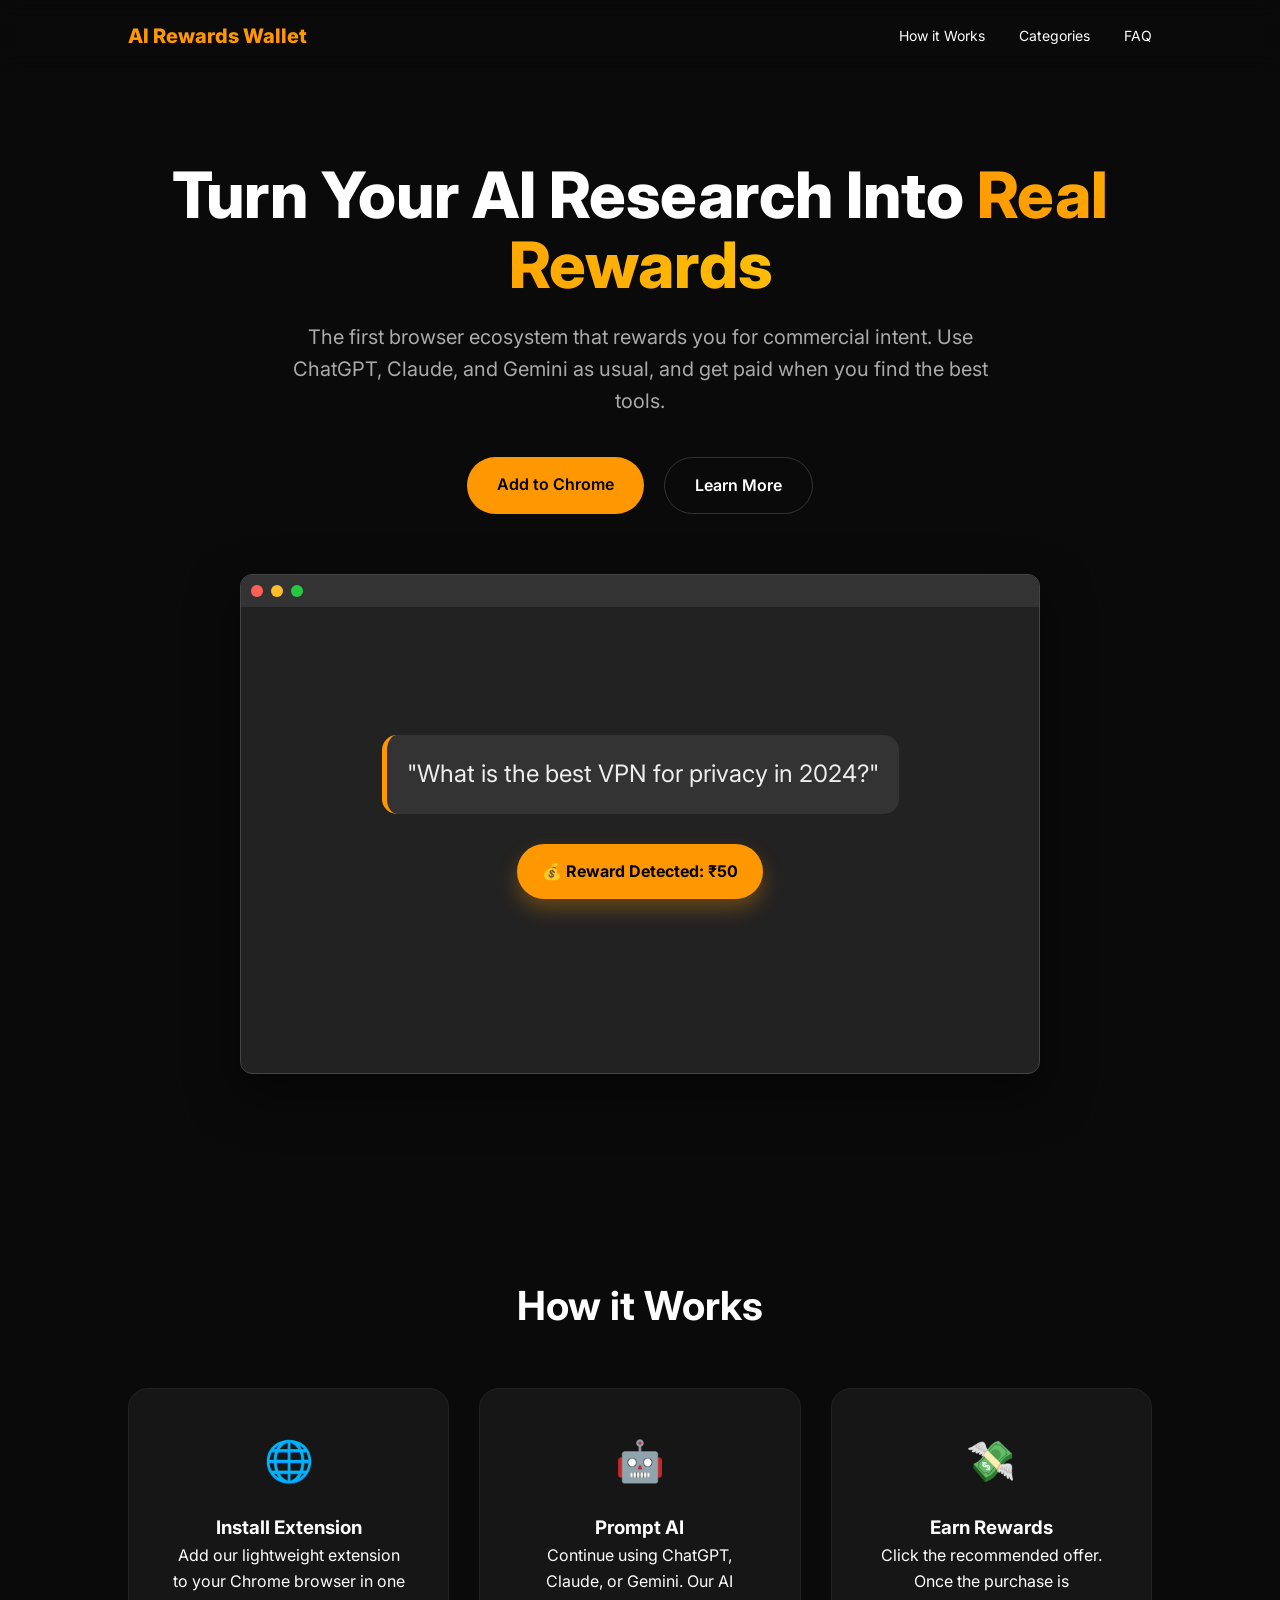
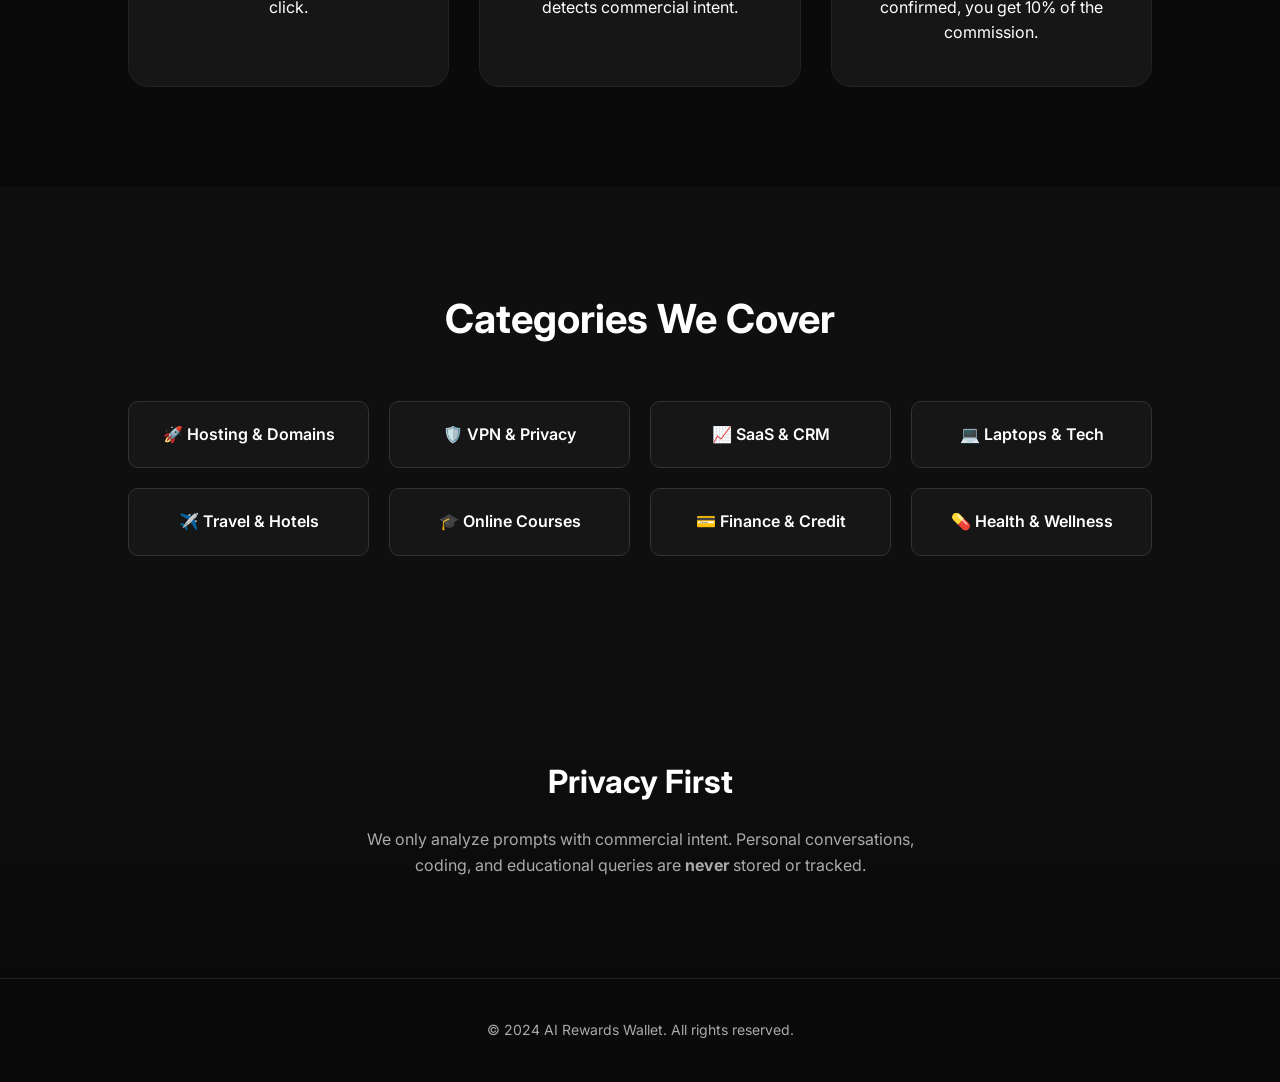
<file: index.html>
<!DOCTYPE html>
<html lang="en">
<head>
    <meta charset="UTF-8">
    <meta name="viewport" content="width=device-width, initial-scale=1/trim">
    <title>AI Rewards Wallet | Earn while you Research</title>
    <link rel="stylesheet" href="style.css">
    <link rel="preconnect" href="https://fonts.googleapis.com">
    <link rel="preconnect" href="https://fonts.gstatic.com" crossorigin>
    <link href="https://fonts.googleapis.com/css2?family=Inter:wght@400;600;800&display=swap" rel="stylesheet">
</head>
<body>
    <nav>
        <div class="logo">AI Rewards Wallet</div>
        <div class="nav-links">
            <a href="#how-it-works">How it Works</a>
            <a href="#categories">Categories</a>
            <a href="#faq">FAQ</a>
        </div>
    </nav>

    <section class="hero">
        <h1>Turn Your AI Research Into <span class="gradient-text">Real Rewards</span></h1>
        <p>The first browser ecosystem that rewards you for commercial intent. Use ChatGPT, Claude, and Gemini as usual, and get paid when you find the best tools.</p>
        <div class="cta-group">
            <a href="#" class="btn-primary">Add to Chrome</a>
            <a href="#how-it-works" class="btn-secondary">Learn More</a>
        </div>
        <div class="hero-image">
            <div class="browser-mockup">
                <div class="browser-top">
                    <div class="dot red"></div><div class="dot yellow"></div><div class="dot green"></div>
                </div>
                <div class="browser-content">
                    <div class="prompt">"What is the best VPN for privacy in 2024?"</div>
                    <div class="reward-popup">💰 Reward Detected: ₹50</div>
                </div>
            </div>
        </div>
    </section>

    <section id="how-it-works" class="features">
        <h2>How it Works</h2>
        <div class="grid">
            <div class="card">
                <div class="icon">🌐</div>
                <h3>Install Extension</h3>
                <p>Add our lightweight extension to your Chrome browser in one click.</p>
            </div>
            <div class="card">
                <div class="icon">🤖</div>
                <h3>Prompt AI</h3>
                <p>Continue using ChatGPT, Claude, or Gemini. Our AI detects commercial intent.</p>
            </div>
            <div class="card">
                <div class="icon">💸</div>
                <h3>Earn Rewards</h3>
                <p>Click the recommended offer. Once the purchase is confirmed, you get 10% of the commission.</p>
            </div>
        </div>
    </section>

    <section id="categories" class="categories">
        <h2>Categories We Cover</h2>
        <div class="cat-grid">
            <div class="cat-item">🚀 Hosting & Domains</div>
            <div class="cat-item">🛡️ VPN & Privacy</div>
            <div class="cat-item">📈 SaaS & CRM</div>
            <div class="cat-item">💻 Laptops & Tech</div>
            <div class="cat-item">✈️ Travel & Hotels</div>
            <div class="cat-item">🎓 Online Courses</div>
            <div class="cat-item">💳 Finance & Credit</div>
            <div class="cat-item">💊 Health & Wellness</div>
        </div>
    </section>

    <section class="privacy">
        <h2>Privacy First</h2>
        <p>We only analyze prompts with commercial intent. Personal conversations, coding, and educational queries are <strong>never</strong> stored or tracked.</p>
    </section>

    <footer>
        <p>&copy; 2024 AI Rewards Wallet. All rights reserved.</p>
    </footer>
</body>
</html>
</file>
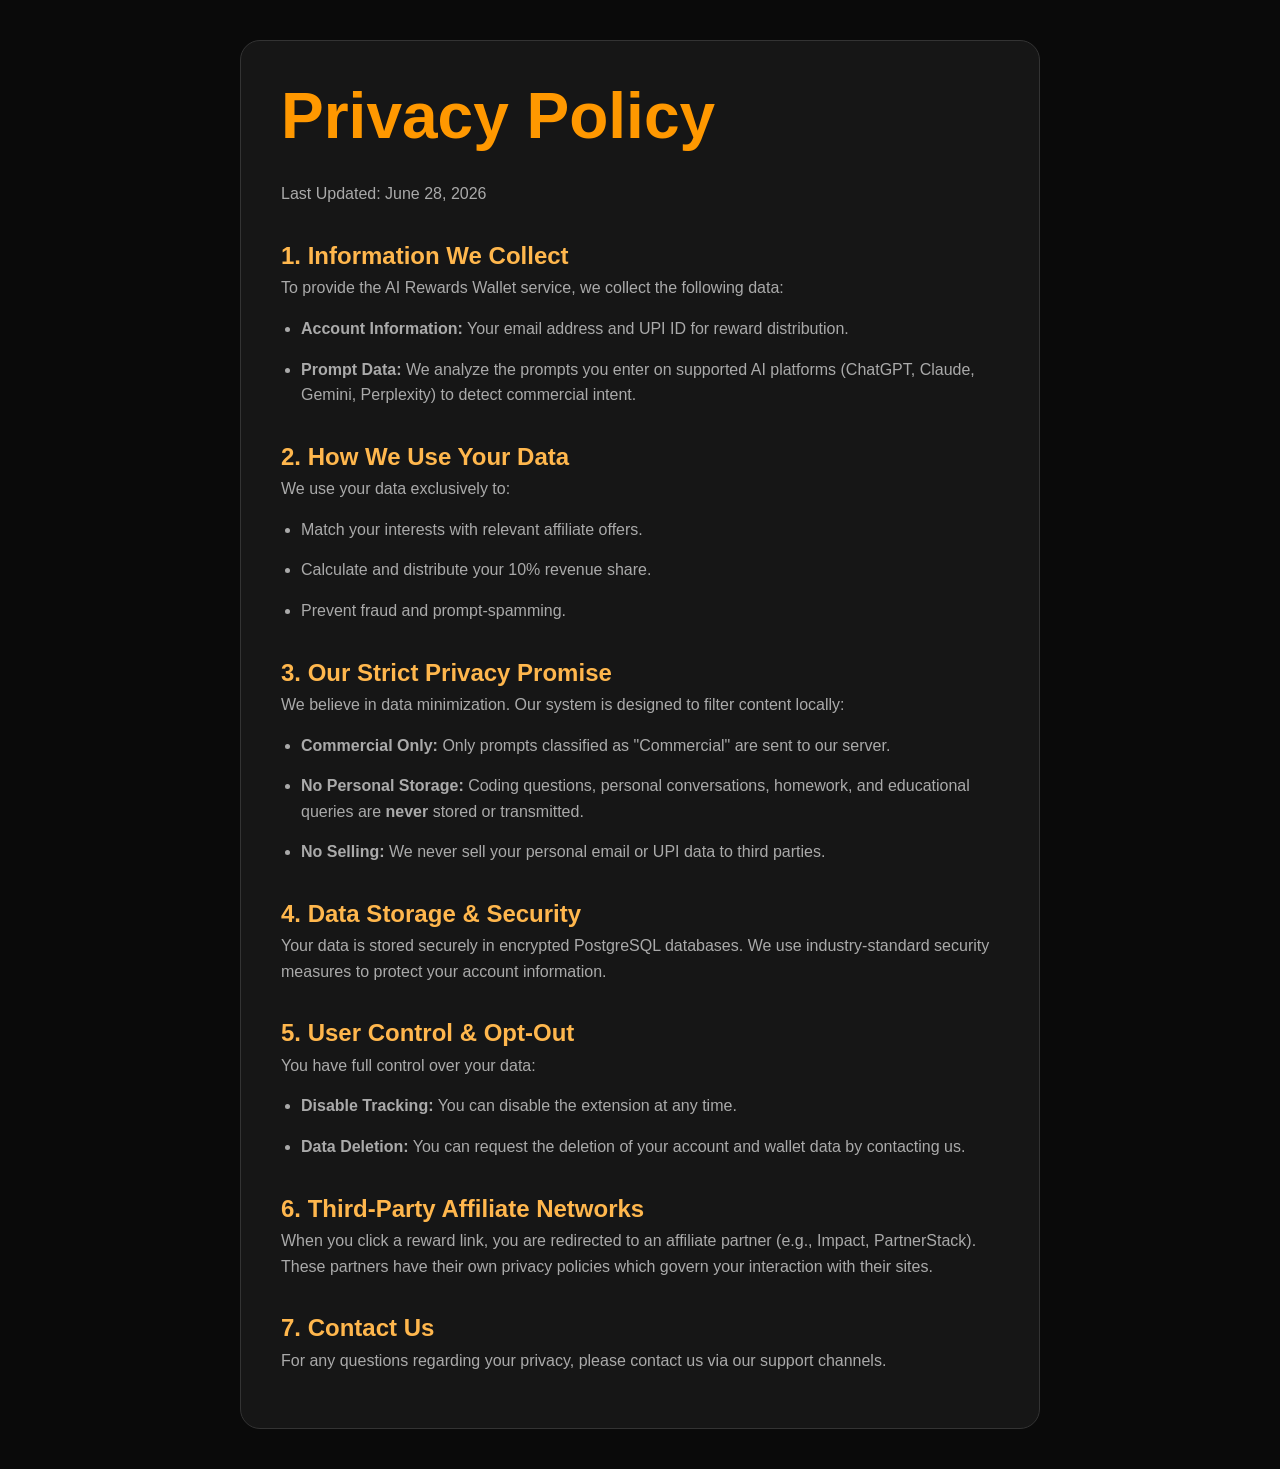
<file: privacy.html>
<!DOCTYPE html>
<html lang="en">
<head>
    <meta charset="UTF-8">
    <meta name="viewport" content="width=device-width, initial-scale=1.0">
    <title>Privacy Policy - AI Rewards Wallet</title>
    <link rel="stylesheet" href="style.css">
    <style>
        body { padding: 40px 10%; background: var(--bg); color: var(--text); }
        .container { max-width: 800px; margin: 0 auto; background: var(--card-bg); padding: 40px; border-radius: 20px; border: 1px solid #333; }
        h1 { color: var(--primary); margin-bottom: 30px; }
        h2 { margin-top: 30px; color: var(--accent); }
        p, li { color: var(--text-dim); margin-bottom: 15px; }
        ul { margin-left: 20px; }
    </style>
</head>
<body>
    <div class="container">
        <h1>Privacy Policy</h1>
        <p>Last Updated: June 28, 2026</p>

        <h2>1. Information We Collect</h2>
        <p>To provide the AI Rewards Wallet service, we collect the following data:</p>
        <ul>
            <li><strong>Account Information:</strong> Your email address and UPI ID for reward distribution.</li>
            <li><strong>Prompt Data:</strong> We analyze the prompts you enter on supported AI platforms (ChatGPT, Claude, Gemini, Perplexity) to detect commercial intent.</li>
        </ul>

        <h2>2. How We Use Your Data</h2>
        <p>We use your data exclusively to:</p>
        <ul>
            <li>Match your interests with relevant affiliate offers.</li>
            <li>Calculate and distribute your 10% revenue share.</li>
            <li>Prevent fraud and prompt-spamming.</li>
        </ul>

        <h2>3. Our Strict Privacy Promise</h2>
        <p>We believe in data minimization. Our system is designed to filter content locally:</p>
        <ul>
            <li><strong>Commercial Only:</strong> Only prompts classified as "Commercial" are sent to our server.</li>
            <li><strong>No Personal Storage:</strong> Coding questions, personal conversations, homework, and educational queries are <strong>never</strong> stored or transmitted.</li>
            <li><strong>No Selling:</strong> We never sell your personal email or UPI data to third parties.</li>
        </ul>

        <h2>4. Data Storage & Security</h2>
        <p>Your data is stored securely in encrypted PostgreSQL databases. We use industry-standard security measures to protect your account information.</p>

        <h2>5. User Control & Opt-Out</h2>
        <p>You have full control over your data:</p>
        <ul>
            <li><strong>Disable Tracking:</strong> You can disable the extension at any time.</li>
            <li><strong>Data Deletion:</strong> You can request the deletion of your account and wallet data by contacting us.</li>
        </ul>

        <h2>6. Third-Party Affiliate Networks</h2>
        <p>When you click a reward link, you are redirected to an affiliate partner (e.g., Impact, PartnerStack). These partners have their own privacy policies which govern your interaction with their sites.</p>

        <h2>7. Contact Us</h2>
        <p>For any questions regarding your privacy, please contact us via our support channels.</p>
    </div>
</body>
</html>
</file>
<file: style.css>
:root {
    --bg: #0a0a0a;
    --card-bg: #161616;
    --primary: #ff9800;
    --text: #ffffff;
    --text-dim: #aaa;
    --accent: #ffb74d;
}

* {
    margin: 0;
    padding: 0;
    box-sizing: border-box;
}

body {
    font-family: 'Inter', sans-serif;
    background-color: var(--bg);
    color: var(--text);
    line-height: 1.6;
    overflow-x: hidden;
}

nav {
    display: flex;
    justify-content: space-between;
    align-items: center;
    padding: 20px 10%;
    background: rgba(10, 10, 10, 0.8);
    backdrop-filter: blur(10px);
    position: fixed;
    width: 100%;
    top: 0;
    z-index: 1000;
}

.logo {
    font-size: 20px;
    font-weight: 800;
    color: var(--primary);
}

.nav-links a {
    color: var(--text);
    text-decoration: none;
    margin-left: 30px;
    font-size: 14px;
    transition: 0.3s;
}

.nav-links a:hover {
    color: var(--primary);
}

.hero {
    padding: 160px 10% 100px;
    text-align: center;
    display: flex;
    flex-direction: column;
    align-items: center;
}

h1 {
    font-size: 64px;
    font-weight: 800;
    margin-bottom: 20px;
    line-height: 1.1;
}

.gradient-text {
    background: linear-gradient(45deg, #ff9800, #ffc107);
    -webkit-background-clip: text;
    -webkit-text-fill-color: transparent;
}

.hero p {
    font-size: 20px;
    color: var(--text-dim);
    max-width: 700px;
    margin-bottom: 40px;
}

.cta-group {
    display: flex;
    gap: 20px;
    margin-bottom: 60px;
}

.btn-primary {
    background: var(--primary);
    color: black;
    padding: 15px 30px;
    border-radius: 50px;
    text-decoration: none;
    font-weight: 600;
    transition: 0.3s;
}

.btn-primary:hover {
    background: var(--accent);
    transform: translateY(-3px);
}

.btn-secondary {
    background: transparent;
    color: white;
    padding: 15px 30px;
    border-radius: 50px;
    text-decoration: none;
    border: 1px solid #333;
    font-weight: 600;
    transition: 0.3s;
}

.btn-secondary:hover {
    border-color: var(--primary);
}

.browser-mockup {
    width: 800px;
    height: 500px;
    background: #222;
    border-radius: 12px;
    border: 1px solid #444;
    box-shadow: 0 20px 50px rgba(0,0,0,0.5);
    overflow: hidden;
    position: relative;
}

.browser-top {
    background: #333;
    padding: 10px;
    display: flex;
    gap: 8px;
}

.dot {
    width: 12px;
    height: 12px;
    border-radius: 50%;
}
.red { background: #ff5f56; }
.yellow { background: #ffbd2e; }
.green { background: #27c93f; }

.browser-content {
    padding: 40px;
    display: flex;
    flex-direction: column;
    justify-content: center;
    align-items: center;
    height: 420px;
}

.prompt {
    font-size: 24px;
    color: #eee;
    background: #333;
    padding: 20px;
    border-radius: 15px;
    max-width: 80%;
    text-align: left;
    margin-bottom: 30px;
    border-left: 5px solid var(--primary);
}

.reward-popup {
    background: var(--primary);
    color: black;
    padding: 15px 25px;
    border-radius: 50px;
    font-weight: bold;
    box-shadow: 0 10px 20px rgba(255,152,0,0.3);
    animation: float 3s ease-in-out infinite;
}

@keyframes float {
    0%, 100% { transform: translateY(0); }
    50% { transform: translateY(-10px); }
}

.features {
    padding: 100px 10%;
    text-align: center;
}

.features h2 {
    font-size: 40px;
    margin-bottom: 50px;
}

.grid {
    display: grid;
    grid-template-columns: repeat(auto-fit, minmax(250px, 1fr));
    gap: 30px;
}

.card {
    background: var(--card-bg);
    padding: 40px;
    border-radius: 20px;
    border: 1px solid #222;
    transition: 0.3s;
}

.card:hover {
    border-color: var(--primary);
    transform: translateY(-10px);
}

.icon {
    font-size: 40px;
    margin-bottom: 20px;
}

.categories {
    padding: 100px 10%;
    background: #0f0f0f;
    text-align: center;
}

.categories h2 {
    font-size: 40px;
    margin-bottom: 50px;
}

.cat-grid {
    display: grid;
    grid-template-columns: repeat(auto-fit, minmax(200px, 1fr));
    gap: 20px;
}

.cat-item {
    background: var(--card-bg);
    padding: 20px;
    border-radius: 10px;
    border: 1px solid #333;
    font-weight: 600;
    transition: 0.3s;
}

.cat-item:hover {
    background: var(--primary);
    color: black;
}

.privacy {
    padding: 100px 10%;
    text-align: center;
    background: linear-gradient(to bottom, #0f0f0f, var(--bg));
}

.privacy h2 {
    font-size: 32px;
    margin-bottom: 20px;
}

.privacy p {
    color: var(--text-dim);
    max-width: 600px;
    margin: 0 auto;
}

footer {
    padding: 40px;
    text-align: center;
    color: var(--text-dim);
    font-size: 14px;
    border-top: 1px solid #222;
}
</file>
